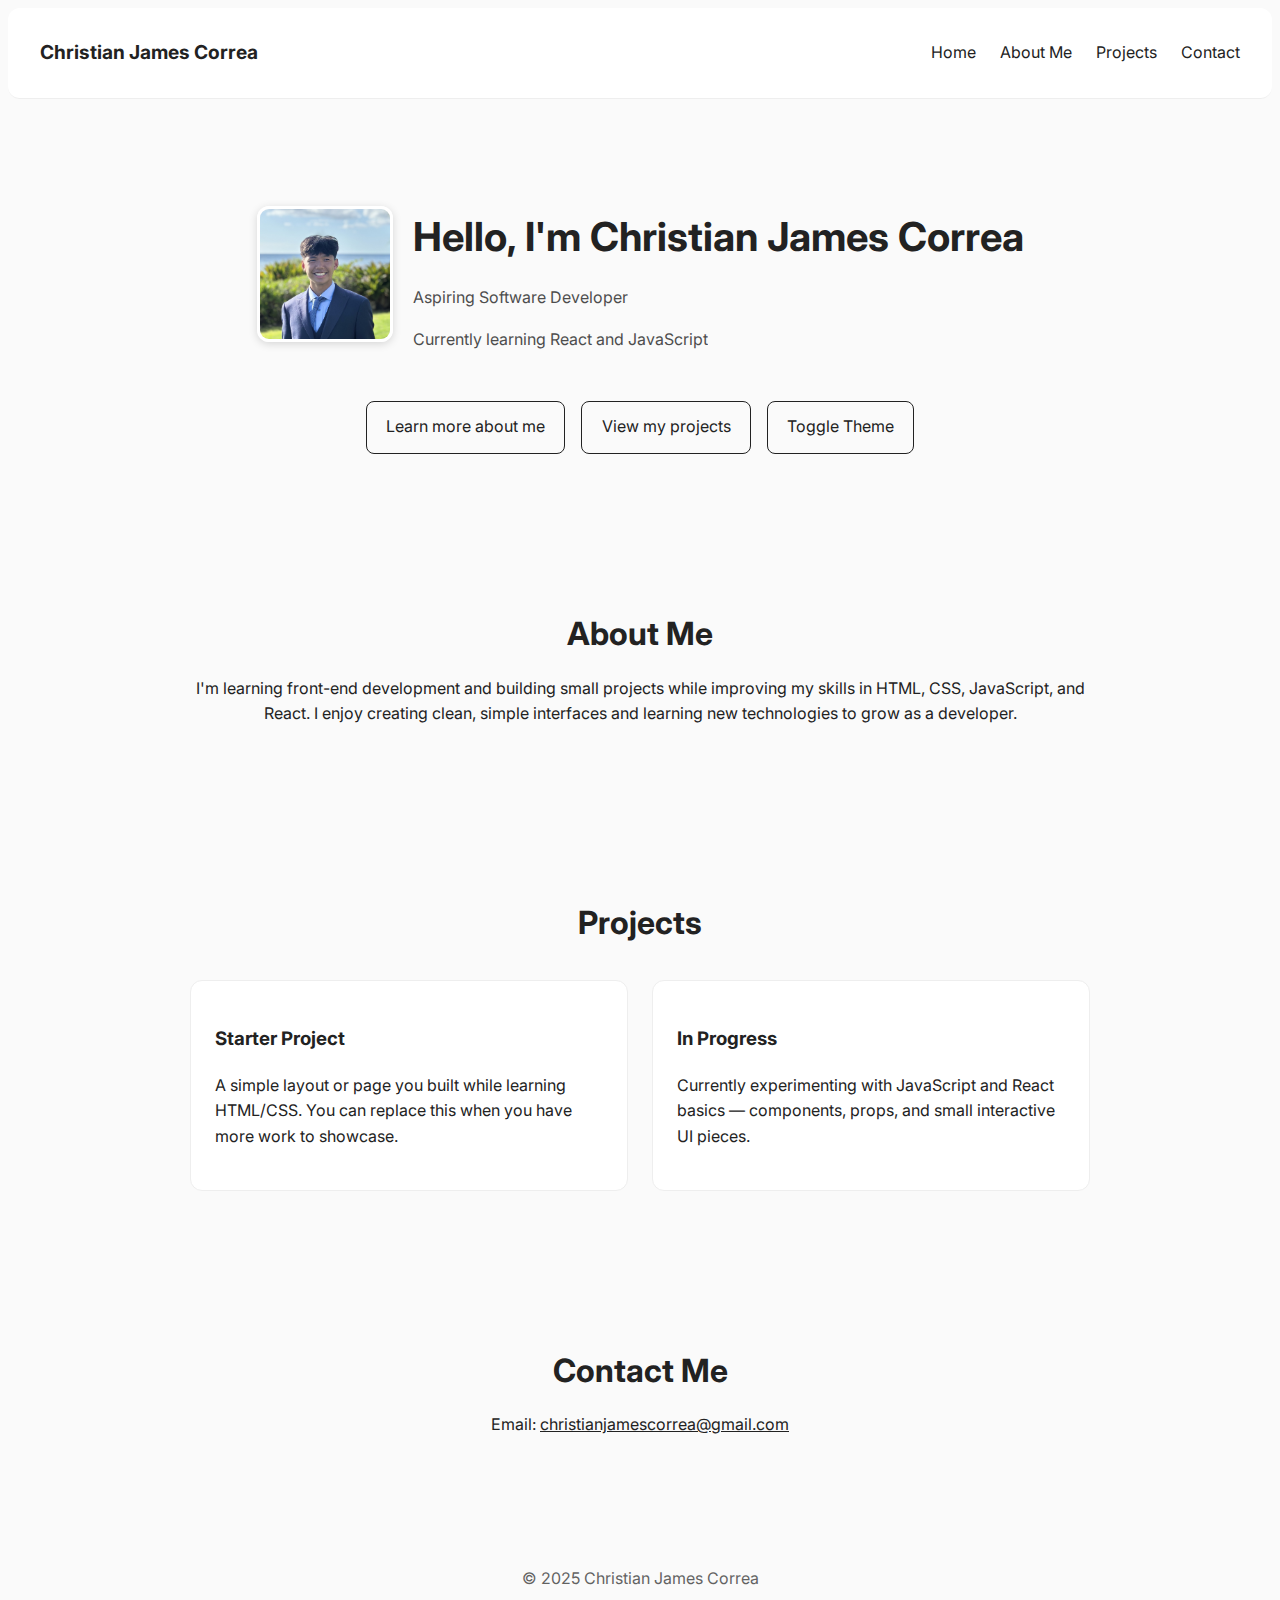
<file: index.html>
<!DOCTYPE html>
<html lang="en">
<head>
    <meta charset="UTF-8" />
    <meta name="author" content="Christian James Correa" />
    <meta name="viewport" content="width=device-width, initial-scale=1.0" />
    <link rel="stylesheet" href="default.css" />
    <title>Christian James Correa</title>
</head>

<body>

    <!-- Navigation -->
    <nav>
        <a class="logo" href="#home">Christian James Correa</a>
        <ul class="nav-links">
            <li><a href="#home">Home</a></li>
            <li><a href="#about">About Me</a></li>
            <li><a href="#projects">Projects</a></li>
            <li><a href="#contact">Contact</a></li>
        </ul>
    </nav>

    <!-- Hero / Home -->
    <header id="home" class="hero">
        <div class="hero-content">
            
            <img src="images/IMG_9591(4).JPG" alt="Portrait of Christian James Correa" class="avatar">
            <div class="hero-text">
                <h1>Hello, I'm Christian James Correa</h1>
                <p>Aspiring Software Developer</p>
                <p>Currently learning React and JavaScript</p>
            </div>
        </div>

        <div class="btn-group">
            <a href="#about" class="btn">Learn more about me</a>
            <a href="#projects" class="btn">View my projects</a>
            <button id="toggle-theme" class="btn">Toggle Theme</button>
        </div>
    </header>

    <!-- About Section -->
    <section id="about" class="section">
        <h2>About Me</h2>
        <p>
            I'm learning front-end development and building small projects while improving 
            my skills in HTML, CSS, JavaScript, and React. I enjoy creating clean, simple 
            interfaces and learning new technologies to grow as a developer.
        </p>
    </section>

    <!-- Projects Section -->
    <section id="projects" class="section">
        <h2>Projects</h2>

        <div class="project-grid">

            <div class="project-card">
                <h3>Starter Project</h3>
                <p>
                    A simple layout or page you built while learning HTML/CSS.  
                    You can replace this when you have more work to showcase.
                </p>
            </div>

            <div class="project-card">
                <h3>In Progress</h3>
                <p>
                    Currently experimenting with JavaScript and React basics — components, 
                    props, and small interactive UI pieces.
                </p>
            </div>

        </div>
    </section>

    <!-- Contact Section -->
    <section id="contact" class="section contact">
        <h2>Contact Me</h2>
        <p>Email: 
            <a href="mailto:christianjamescorrea@gmail.com">
                christianjamescorrea@gmail.com
            </a>
        </p>
    </section>

    <!-- Footer -->
    <footer>
        <p>&copy; 2025 Christian James Correa</p>
    </footer>

    <script src="index.js"></script>
</body>
</html>
</file>
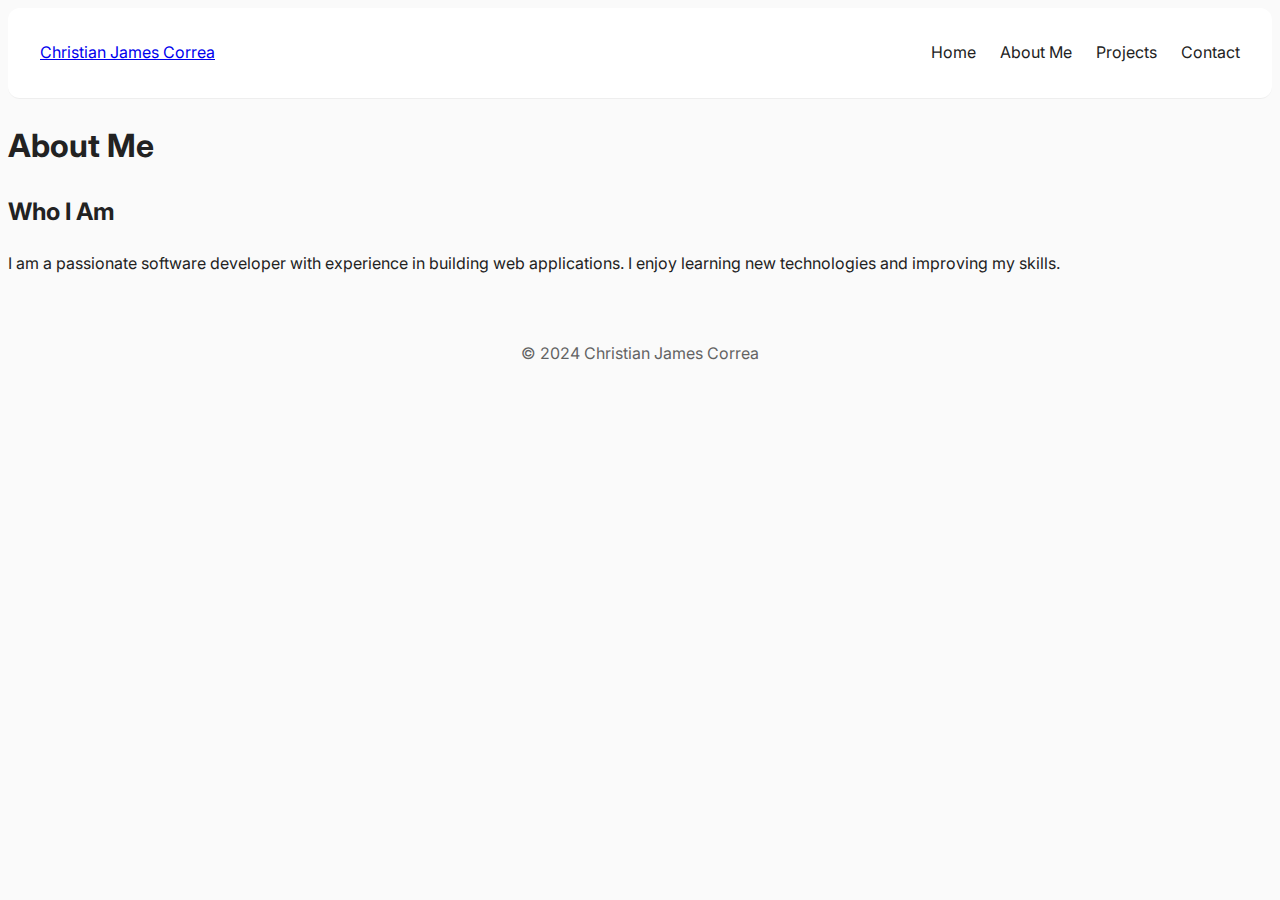
<file: about.html>
<!DOCTYPE html>
<html lang="en">
<head>
    <meta charset="UTF-8">
    <meta name="author" content="Christian James Correa">
    <meta name="viewport" content="width=device-width, initial-scale=1.0">
    <link rel="stylesheet" href="default.css">
    <title>About Me - Christian James Correa</title>
</head>

<body>
    <nav>
        <a href="index.html">Christian James Correa</a>
        <ul class="nav-links">
            <li><a href="index.html">Home</a></li>
            <li><a href="about.html">About Me</a></li>
            <li><a href="projects.html">Projects</a></li>
            <li><a href="contact.html">Contact</a></li>
        </ul>
    </nav>

    <header>
        <div class="header">
            <h1>About Me</h1>
        </div>
    </header>

    <div class="body-content">
        <h2>Who I Am</h2>
        <p>I am a passionate software developer with experience in building web applications. I enjoy learning new technologies and improving my skills.</p>
    </div>

</body>
<footer>
    <p>&copy; 2024 Christian James Correa</p>
</footer>
</html>
</file>
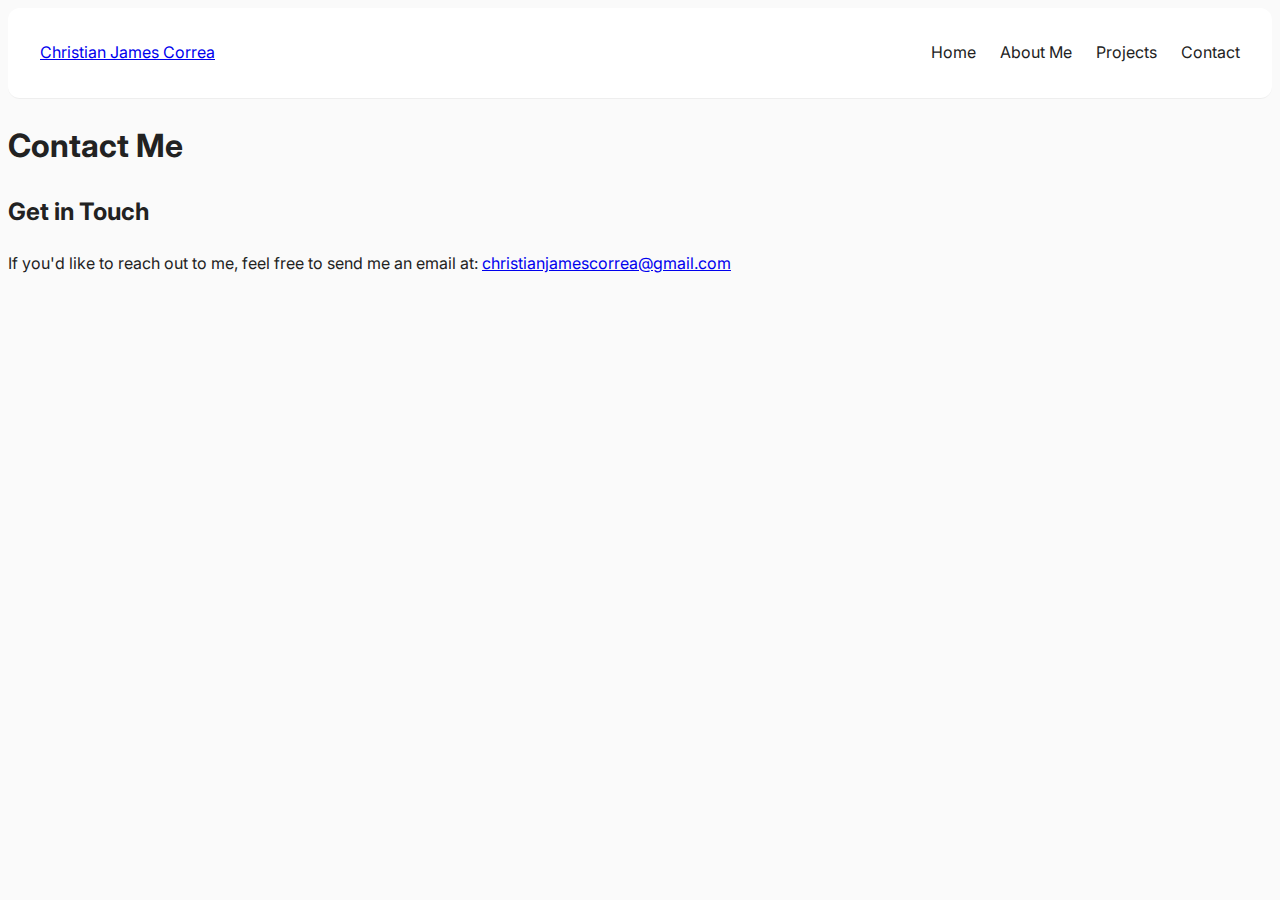
<file: contact.html>
<!DOCTYPE html>
<html lang="en">
<head>
    <meta charset="UTF-8">
    <meta name="author" content="Christian James Correa">
    <meta name="viewport" content="width=device-width, initial-scale=1.0">
    <link rel="stylesheet" href="default.css">
    <title>Contact - Christian James Correa</title>
</head>
<body>
    <nav>
        <a href="index.html">Christian James Correa</a>
        <ul class="nav-links">
            <li><a href="index.html">Home</a></li>
            <li><a href="about.html">About Me</a></li>
            <li><a href="projects.html">Projects</a></li>
            <li><a href="contact.html">Contact</a></li>
        </ul>
    </nav>

    <header>
        <div class="header">
            <h1>Contact Me</h1>
        </div>
    </header>

    <div class="body-content">
        <h2>Get in Touch</h2>
        <p>If you'd like to reach out to me, feel free to send me an email at:
            <a href="mailto:christianjamescorrea@gmail.com">christianjamescorrea@gmail.com</a>
        </p>
    </div>

</body>
</html>
</file>
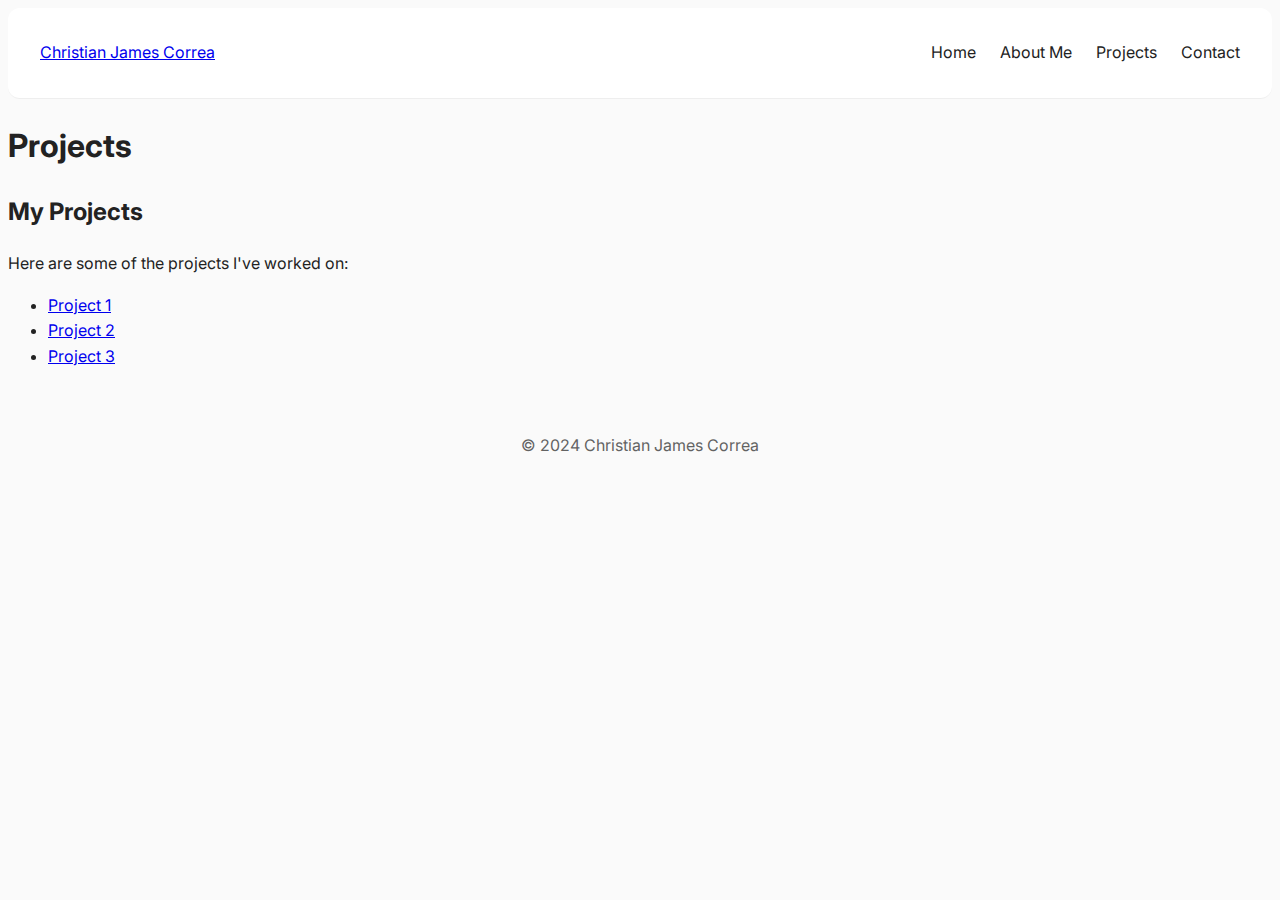
<file: projects.html>
<!DOCTYPE html>
<html lang="en">
<head>
    <meta charset="UTF-8">
    <meta name="author" content="Christian James Correa">
    <meta name="viewport" content="width=device-width, initial-scale=1.0">
    <link rel="stylesheet" href="default.css">
    <title>Projects - Christian James Correa</title>
</head>

<body>
    <nav>
        <a href="index.html">Christian James Correa</a>
        <ul class="nav-links">
            <li><a href="index.html">Home</a></li>
            <li><a href="about.html">About Me</a></li>
            <li><a href="projects.html">Projects</a></li>
            <li><a href="contact.html">Contact</a></li>
        </ul>
    </nav>

    <header> 
        <div class="header">
            <h1>Projects</h1>
        </div>
    </header>

    <div class="body-content">
        <h2>My Projects</h2>
        <p>Here are some of the projects I've worked on:</p>
        <ul>
            <li><a href="project1.html">Project 1</a></li>
            <li><a href="project2.html">Project 2</a></li>
            <li><a href="project3.html">Project 3</a></li>
        </ul>
    </div>

</body>

<footer>
    <p>&copy; 2024 Christian James Correa</p>
</footer>
</html>
</file>
<file: default.css>
/* Import Inter from Google Fonts */
@import url('https://fonts.googleapis.com/css2?family=Inter:wght@300;400;500;600;700;800&display=swap');

:root {
    --font-sans: "Inter", system-ui, -apple-system, "Segoe UI", Roboto,
                             "Helvetica Neue", Arial, "Noto Sans", "Liberation Sans", sans-serif;
}




/* Smooth scroll */
html {
  scroll-behavior: smooth;
}s

/* Reset */
* {
  margin: 0;
  padding: 0;
  box-sizing: border-box;
}

body {
  font-family: var(--font-sans);
  background: #fafafa;
  color: #222;
  line-height: 1.6;
}

/* Navigation */
nav {
  position: sticky;
  top: 0;
  background: #fff;
  display: flex;
  justify-content: space-between;
  align-items: center;
  padding: 1rem 2rem;
  border-bottom: 1px solid #eee;
  border-radius: 12px;
  z-index: 10;
}

.logo {
  font-size: 1.2rem;
  font-weight: bold;
  text-decoration: none;
  color: #222;
}

.nav-links {
  display: flex;
  gap: 1.5rem;
  list-style: none;
}

.nav-links a {
  text-decoration: none;
  color: #222;
  transition: opacity 0.2s;
}

.nav-links a:hover {
  opacity: 0.6;
}

/* Hero Section */
.hero {
  text-align: center;
  padding: 5rem 1rem 4rem;
}

.hero h1 {
  font-size: 2.5rem;
  margin-bottom: 1rem;
}

.hero p {
  opacity: 0.8;
}

/* Buttons */
.btn-group {
  margin-top: 2rem;
  display: flex;
  gap: 1rem;
  justify-content: center;
}

/* Avatar + hero layout */
.hero-content {
  display: flex;
  align-items: center;
  justify-content: center;
  gap: 1.25rem;
}

.avatar {
  width: 130px;
  height: 130px;
  /* border-radius: 50%; */
  border-radius: 12px;
  object-fit: cover; /* crop to fill the circle */
  flex: 0 0 130px; /* keep fixed size */
  border: 3px solid #fff;
  box-shadow: 0 2px 8px rgba(0,0,0,0.15);
}

.hero-text {
  text-align: left;
}

/* Responsive: stack avatar above text on small screens */
@media (max-width: 560px) {
  .hero-content {
    flex-direction: column;
    gap: 0.75rem;
  }

  .hero-text {
    text-align: center;
  }

  .avatar {
    width: 64px;
    height: 64px;
    flex: 0 0 64px;
  }
}

.btn {
    display: inline-block;
  padding: 0.8rem 1.2rem;
  border: 1px solid #222;
  border-radius: 8px;
  background: none;
  font: inherit;
  cursor: pointer;
  text-decoration: none;
  color: #222;
  transition: all 0.2s ease;
}

.btn:hover {
  background: #222;
  color: #fff;
}

/* Dark Mode styling */
.dark-mode {
  background: #121212;
  color: #e0e0e0;
}

.dark-mode nav {
  background: #1e1e1e;
  /* color: #e0e0e0; */
  border-bottom: 1px solid #333;
}

.dark-mode nav a {
    color: #e0e0e0
}

.dark-mode .btn {
  border-color: #e0e0e0;
  color: #e0e0e0;
}

.dark-mode .btn:hover {
    background: #fff;
    color: #222;
}

.dark-mode .project-card {
  background: #1e1e1e;
  border-color: #333;
  color: #e0e0e0;
}

.dark-mode .contact a {
    color: #e0e0e0;
}   

/* Sections */
.section {
  max-width: 900px;
  margin: auto;
  padding: 4rem 1rem;
  text-align: center;
}

.section h2 {
  font-size: 2rem;
  margin-bottom: 1rem;
}

/* Projects */
.project-grid {
  display: grid;
  gap: 1.5rem;
  grid-template-columns: repeat(auto-fit, minmax(250px, 1fr));
  margin-top: 2rem;
}

.project-card {
  background: #fff;
  padding: 1.5rem;
  border-radius: 12px;
  border: 1px solid #eee;
  text-align: left;
}

/* Contact */
.contact a {
  color: #222;
  text-decoration: underline;
}

/* Footer */
footer {
  text-align: center;
  padding: 2rem;
  opacity: 0.7;
}
</file>
